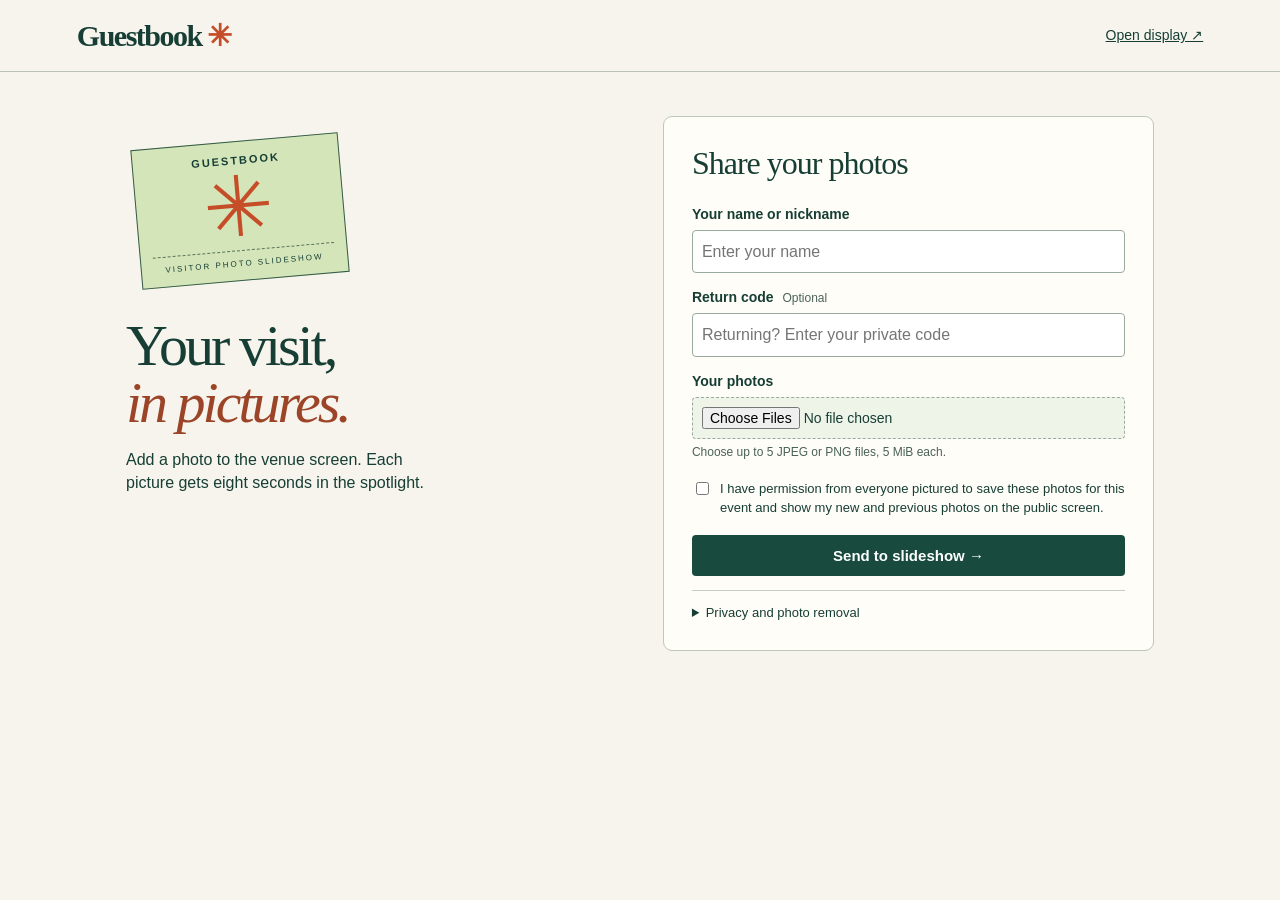
<file: static/index.html>
<!doctype html><html lang="en"><head><meta charset="utf-8"><meta name="viewport" content="width=device-width,initial-scale=1"><title>Guestbook · Share photos</title><link rel="stylesheet" href="/static/style.css"><script defer src="/static/visit.js"></script></head>
<body><header><strong>Guestbook<span>✳</span></strong><a href="/display" target="_blank" rel="noopener">Open display ↗</a></header>
<main><aside><div class="ticket"><b>GUESTBOOK</b><div class="flower" aria-hidden="true">✳</div><div class="ticketfoot">VISITOR PHOTO SLIDESHOW</div></div><h1>Your visit,<br><em>in pictures.</em></h1><p>Add a photo to the venue screen. Each picture gets eight seconds in the spotlight.</p></aside>
<section><h2>Share your photos</h2><form id="share"><label for="name">Your name or nickname</label><input id="name" required maxlength="60" placeholder="Enter your name">
<label for="code">Return code <small>Optional</small></label><input id="code" autocomplete="off" spellcheck="false" placeholder="Returning? Enter your private code">
<label for="photos">Your photos</label><input id="photos" type="file" accept="image/jpeg,image/png" multiple required><small>Choose up to 5 JPEG or PNG files, 5 MiB each.</small>
<label class="consent"><input id="agree" type="checkbox" required> <span>I have permission from everyone pictured to save these photos for this event and show my new and previous photos on the public screen.</span></label>
<button>Send to slideshow →</button></form><p id="message" role="status"></p><div id="receipt" hidden>Keep your private code to return or erase your photos. <code id="secret"></code></div>
<details><summary>Privacy and photo removal</summary><p>Your name stays off the screen. The organizer deletes the collection after the event. To erase all your photos now, enter your private code below.</p><form id="remove"><input id="removeCode" aria-label="Private code for removal" required placeholder="Private return code"><button>Erase my collection</button></form></details></section></main></body></html>
</file>
<file: static/style.css>
*{box-sizing:border-box}body{margin:0;background:#f6f4ec;color:#163e35;font:16px/1.48 "DM Sans",Arial,sans-serif}header{padding:18px 6%;border-bottom:1px solid #b9c3b8;display:flex;align-items:center;justify-content:space-between}header strong{font: bold 30px Georgia,serif;letter-spacing:-1.5px}header strong span{color:#c54e29;margin-left:5px}a,summary{color:inherit}header a{font-size:14px}main{max-width:1100px;margin:44px auto;padding:0 36px;display:grid;grid-template-columns:1fr 1.08fr;gap:8%}aside{padding-top:18px}aside p{max-width:320px}.ticket{width:208px;background:#d5e5ba;border:1px solid #355b47;transform:rotate(-5deg);text-align:center;margin:7px 0 36px 10px;padding:12px;font:11px Arial,sans-serif;letter-spacing:2px}.flower{font:84px/1 Georgia,serif;color:#c54e29}.ticketfoot{border-top:1px dashed #577458;padding-top:8px;font-size:8px}h1{font:58px/.99 Georgia,serif;letter-spacing:-3px;margin:0}h1 em{font-weight:normal;color:#9c4428}section{background:#fffdf7;border:1px solid #bcc8bb;padding:28px;border-radius:9px}h2{font:32px Georgia,serif;letter-spacing:-1px;margin:0 0 22px}label{display:block;font-weight:bold;font-size:14px;margin:14px 0 5px}input:not([type=checkbox]){font:inherit;width:100%;border:1px solid #9baa9f;border-radius:4px;padding:9px;background:#fff;color:#173d35}input[type=file]{border-style:dashed;background:#eff4e9;font-size:14px}small{font-size:12px;font-weight:normal;color:#4a6259}label small{margin-left:5px}.consent{display:flex;gap:8px;align-items:flex-start;font-weight:normal;font-size:13px;margin:17px 0}button{background:#184b3d;color:white;border:0;border-radius:4px;padding:12px 18px;font:600 15px Arial,sans-serif;cursor:pointer}button:disabled{opacity:.55}form button{width:100%}details{border-top:1px solid #c4cec1;padding-top:12px;font-size:13px}summary{cursor:pointer}details button{margin-top:8px}code{display:block;overflow-wrap:anywhere;font-size:18px}#receipt{background:#e6efd9;padding:12px;margin-bottom:10px}#message{font-size:14px}.screen{background:#112e28;color:#f6f4ec;height:100vh;display:grid;place-items:center;text-align:center}.screen img{position:fixed;inset:0;width:100%;height:100%;object-fit:contain;background:#101710}.screen button{position:fixed;bottom:18px;right:18px;opacity:.7}.screen img:not([hidden])~button{opacity:0}.screen button:hover,.screen button:focus{opacity:1!important}@media(max-width:720px){main{display:block;margin:24px auto;padding:0 16px}aside{padding:0}h1{font-size:40px}.ticket{display:none}aside p{max-width:100%}section{padding:20px}}
</file>
